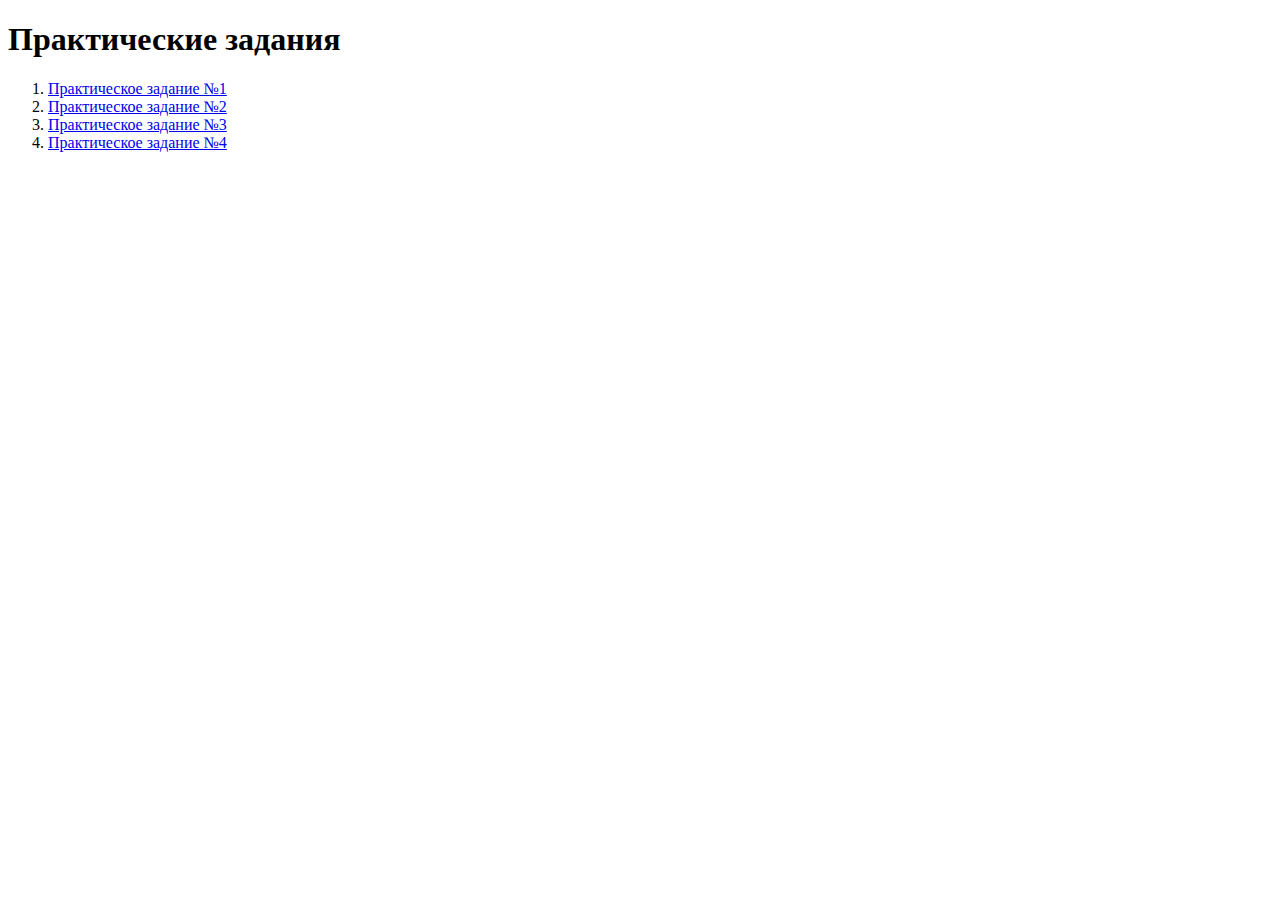
<file: index.html>
<!DOCTYPE html>
<html lang="en">
<head>
    <meta charset="UTF-8">
    <meta name="viewport" content="width=device-width, initial-scale=1.0">
    <title>Практические задания</title>
</head>
<body>
    <h1>Практические задания</h1>
    <ol>
        <li><a href="task1.html">Практическое задание №1</a></li>
        <li><a href="task2.html">Практическое задание №2</a></li>
        <li><a href="task3.html">Практическое задание №3</a></li>
        <li><a href="task4.html">Практическое задание №4</a></li>
    </ol>
</body>

</html>
</file>
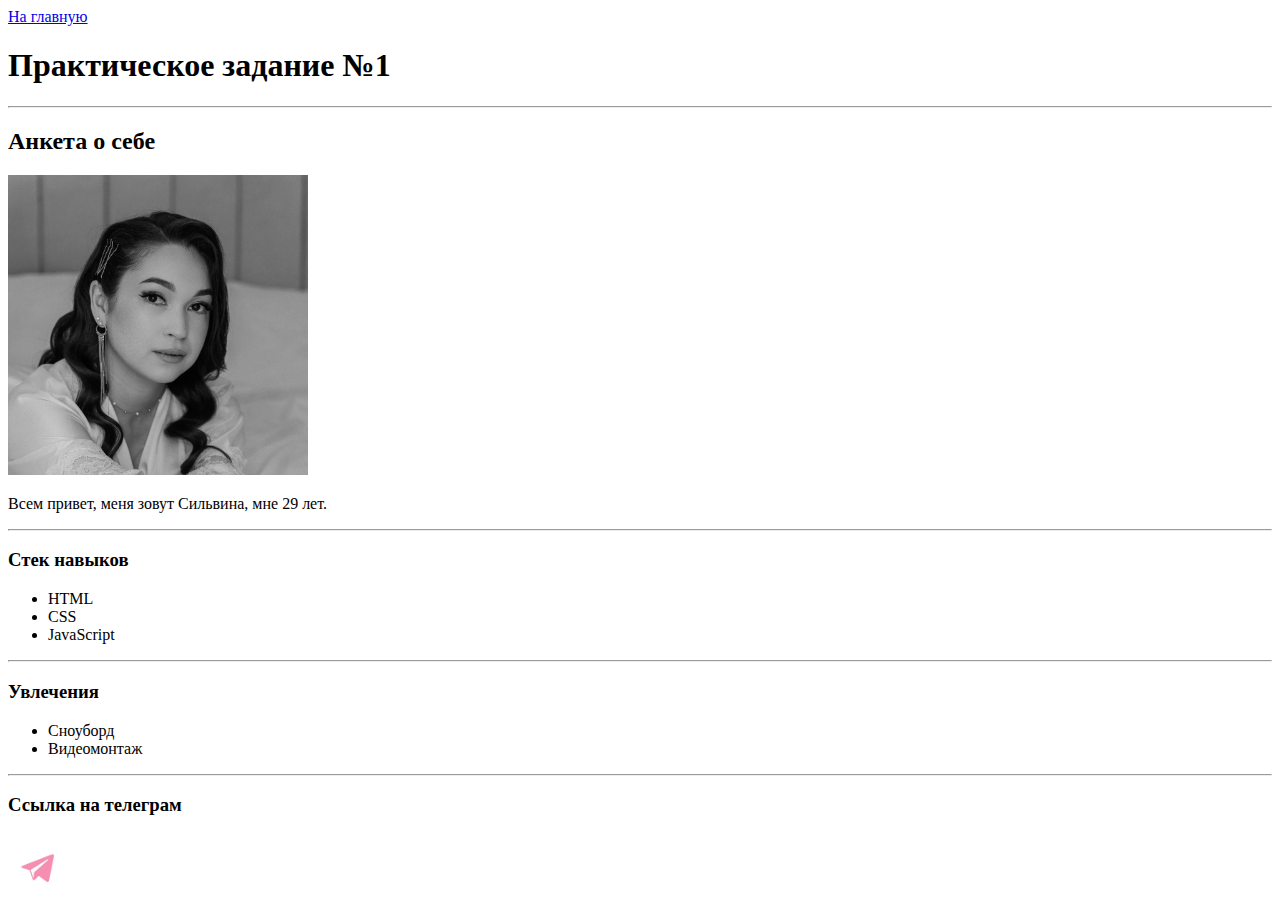
<file: task1.html>
<!DOCTYPE html>
<html lang="en">
<head>
    <meta charset="UTF-8">
    <meta name="viewport" content="width=device-width, initial-scale=1.0">
    <title>Практическое задание №1</title>
</head>
<body>
    <a href="index.html">На главную</a>
    <h1>Практическое задание №1</h1>
    <hr>
    <h2>Анкета о себе</h2>
    <img width="300" src="photo.jpg" alt="Изображение">
    <p>Всем привет, меня зовут Сильвина, мне 29 лет.</p>
    <hr>
<h3>Стек навыков</h3>
<ul>
<li>HTML</li>
<li>CSS</li>
<li>JavaScript</li>
</ul>
<hr>
<h3>Увлечения</h3>
<ul>
    <li>Сноуборд</li>
    <li>Видеомонтаж</li>
</ul>
<hr>
<h3>Ссылка на телеграм</h3>
<a href="https://t.me/BaltaevaSil">
    <img width="64" src="tg.jpg" alt="ссылка на телеграм"></a>

</body>
</html>
</file>
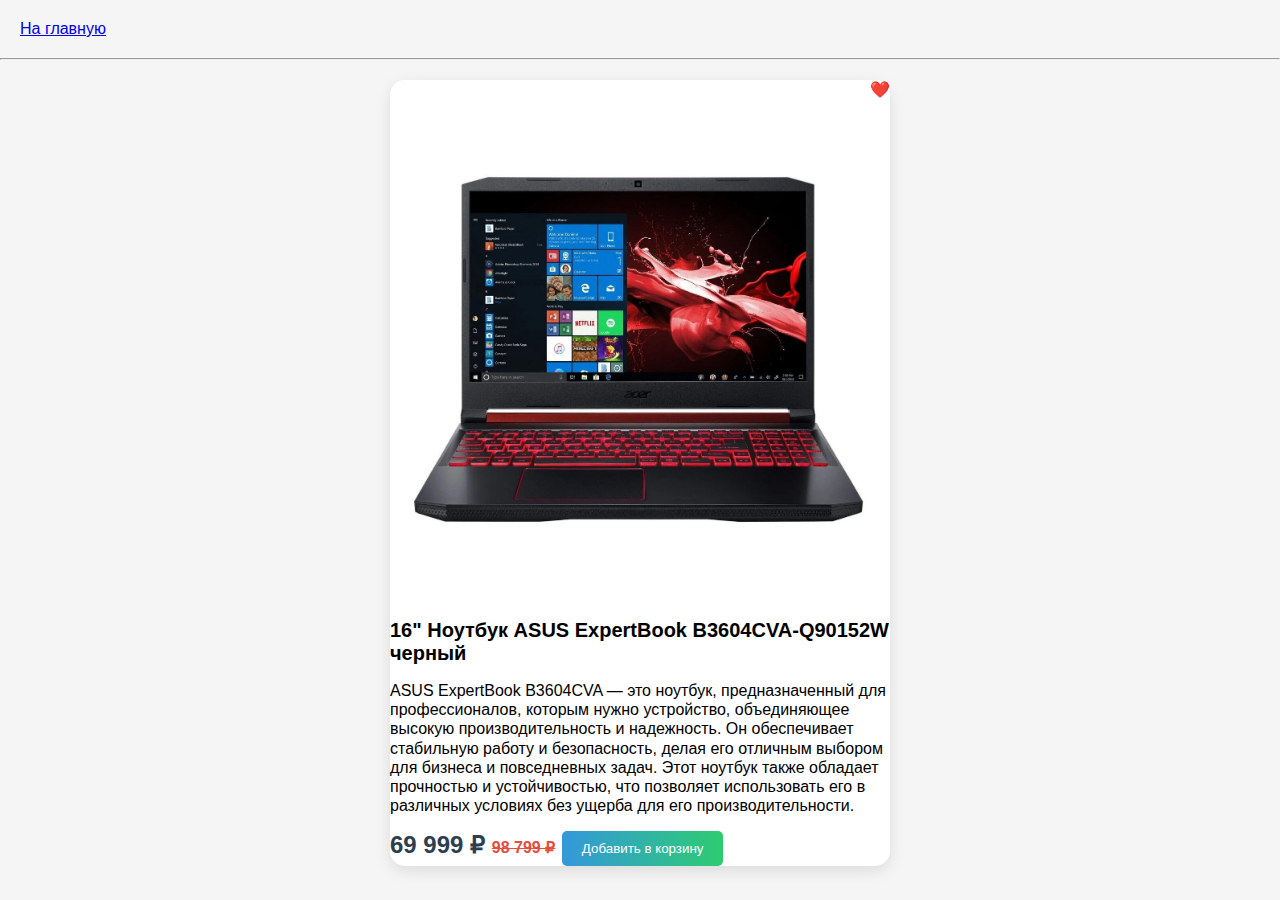
<file: task2.html>
<!DOCTYPE html>
<html lang="en">
<head>
    <meta charset="UTF-8">
    <meta name="viewport" content="width=device-width, initial-scale=1.0">
    <title>Document</title>
    <link rel="stylesheet" href="task.css">
</head>
<body>
<a class="back-to-main" href="index.html">На главную</a>
  <hr>
  
  <div class="card">
<p class="favorite">
    <a href="#"> ❤️</a>
</p>
<img src="223a9e74a14244f69126323374836d06.jpg" alt="">
<h3>16" Ноутбук ASUS ExpertBook B3604CVA-Q90152W черный</h3>
<p class="info">ASUS ExpertBook B3604CVA — это ноутбук, предназначенный для профессионалов, которым нужно устройство, объединяющее высокую производительность и надежность. Он обеспечивает стабильную работу и безопасность, делая его отличным выбором для бизнеса и повседневных задач. Этот ноутбук также обладает прочностью и устойчивостью, что позволяет использовать его в различных условиях без ущерба для его производительности.</p>
<p class="price">69 999 ₽ <span class="old-price">98 799 ₽</span><spa/p>
<button>Добавить в корзину</button>
  </div>
 
</body>
</html>
</file>
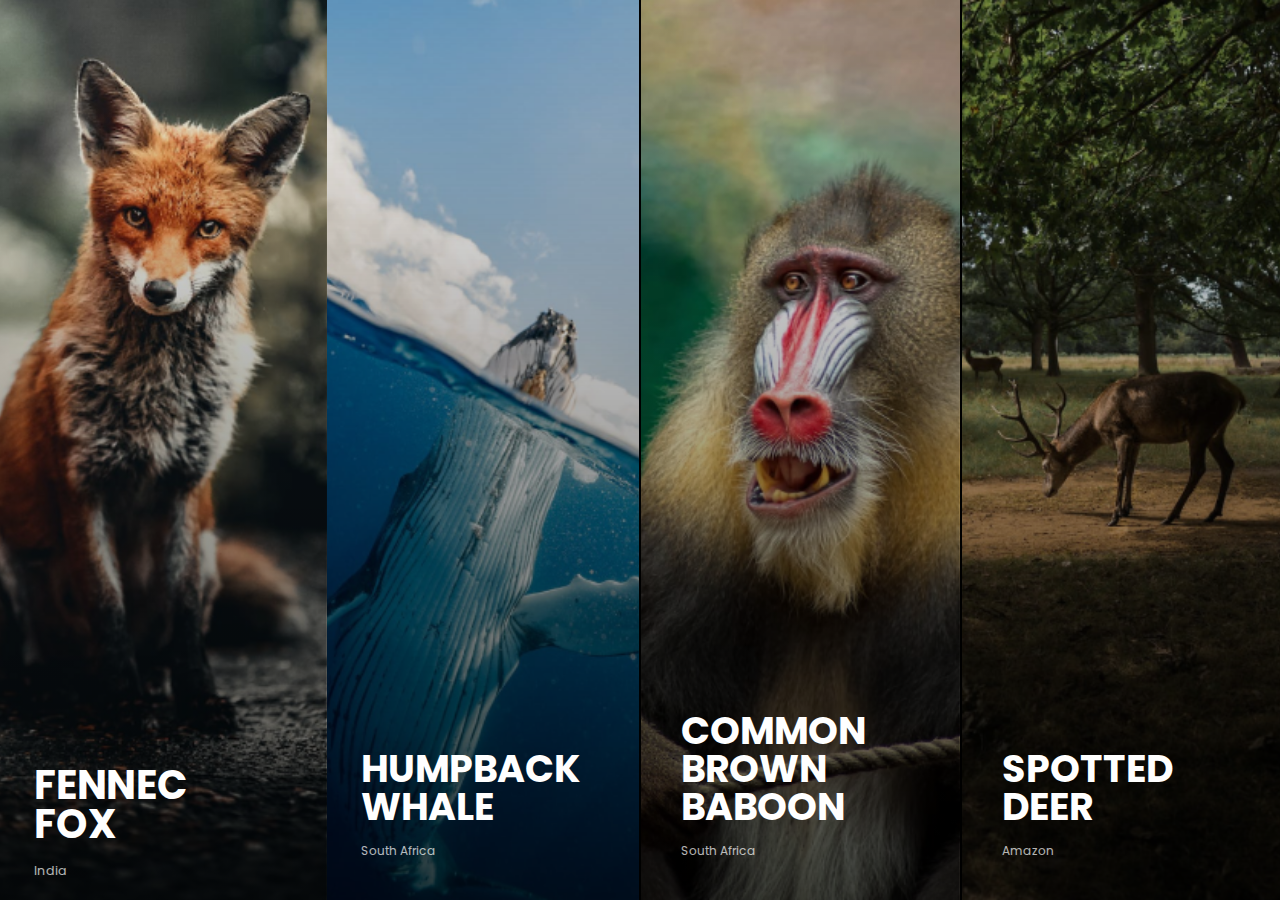
<file: task3.html>
<!DOCTYPE html>
<html lang="en">
<head>
    <meta charset="UTF-8">
    <meta name="viewport" content="width=device-width, initial-scale=1.0">
    <title>Практическое задание №3</title>
    <link rel="stylesheet" href="task3.css">
</head>
<body>
    <div class="cards">
<div class="card card-1">
<h3>Fennec <br> fox</h3>
<h4>India</h4>
</div>
<div class="card card-2">
<h3>Humpback <br> whale</h3>
<h4>South africa</h4>
</div>
<div class="card card-3">
<h3>Common brown <br> baboon</h3>
<h4>South africa</h4>
</div>
<div class="card card-4">
<h3>Spotted <br> deer</h3>
<h4>Amazon</h4>
</div>
    </div>

</body>
</html>
</file>
<file: task.css>
*{
font-family: Arial;
margin: 0;
padding: 0;
box-sizing: border-box;
}

.back-to-main{
    display: block;
    margin: 20px;
    width: max-content;
}

body{
    background: #f5f5f5;
}


.card{
    max-width: 500px;
    width: 100%;
    background: white;
    margin: 20px auto;
    padding: 20 px;
    border-radius: 15px;
    box-shadow: 0px 5px 15px rgba(0, 0, 0, .1);
    transition: 0.3s;
}

.card:hover{
transform: scale(1.02);
}


.card .favorite{
    text-align: right;
}

.card .favorite a{
    text-decoration: none;
}

.card img{
    width: 100%;
}


.card h3{
    margin: 16px 0px;
    font-size: 20px;
}

.card .info{
    line-height: 1.2;
   margin: 16px 0px;
}

.card .price{
    color: #2c3e50;
    font-weight: bold;
    font-size: 24px;
}

.card .old-price{
    color: #e74c3c;
    text-decoration: line-through;
    font-size: 16px;
}

.card button{
    background: linear-gradient(to right, #3498db, #2ecc71);
    color: white;
    border: none;
    padding: 10px 20px;
    border-radius: 5px;
    cursor: pointer;
}

.card button:hover{
    filter: brightness(0.95);
}
</file>
<file: task3.css>
@import url('https://fonts.googleapis.com/css2?family=Poppins:ital,wght@0,100;0,200;0,300;0,400;0,500;0,600;0,700;0,800;0,900;1,100;1,200;1,300;1,400;1,500;1,600;1,700;1,800;1,900&display=swap');

*{
margin: 0;
padding: 0;
box-sizing: border-box;
font-family: "Poppins", sans-serif;
}

body{
    min-height: 100vh;
    background-color: black;
    color: white;
}

.cards{
    display: flex;
    height: 100vh;
    gap: 2px;
    overflow: hidden;
   
}


.card-1{
background: linear-gradient(rgba(0, 0, 0, 0), rgba(0, 0, 0, 0.7)), url(Image.png);
}

.card-2{
background: linear-gradient(rgba(0, 0, 0, 0), rgba(0, 0, 0, 0.7)), url(Image-1.png);
}

.card-3{
background: linear-gradient(rgba(0, 0, 0, 0), rgba(0, 0, 0, 0.7)), url(Image-2.png);
}

.card-4{
background: linear-gradient(rgba(0, 0, 0, 0), rgba(0, 0, 0, 0.7)), url(Image-3.png);
}

.card{
    padding: 40px;
    display: flex;
    flex-direction: column;
    justify-content: end;
  flex: 1;
  gap: 16px;
  background-size: cover;
  background-position: center;
  transition: 0.3s;
}

.card:hover{
    transform: scale(105%);
    z-index: 1;
    position: relative;
}

h3{
font-size: 38px;
text-transform: uppercase;
line-height: 38px;
}

h4{
font-size: 12px;
text-transform: capitalize;
opacity: 0.7;
font-weight: normal;
}
</file>
